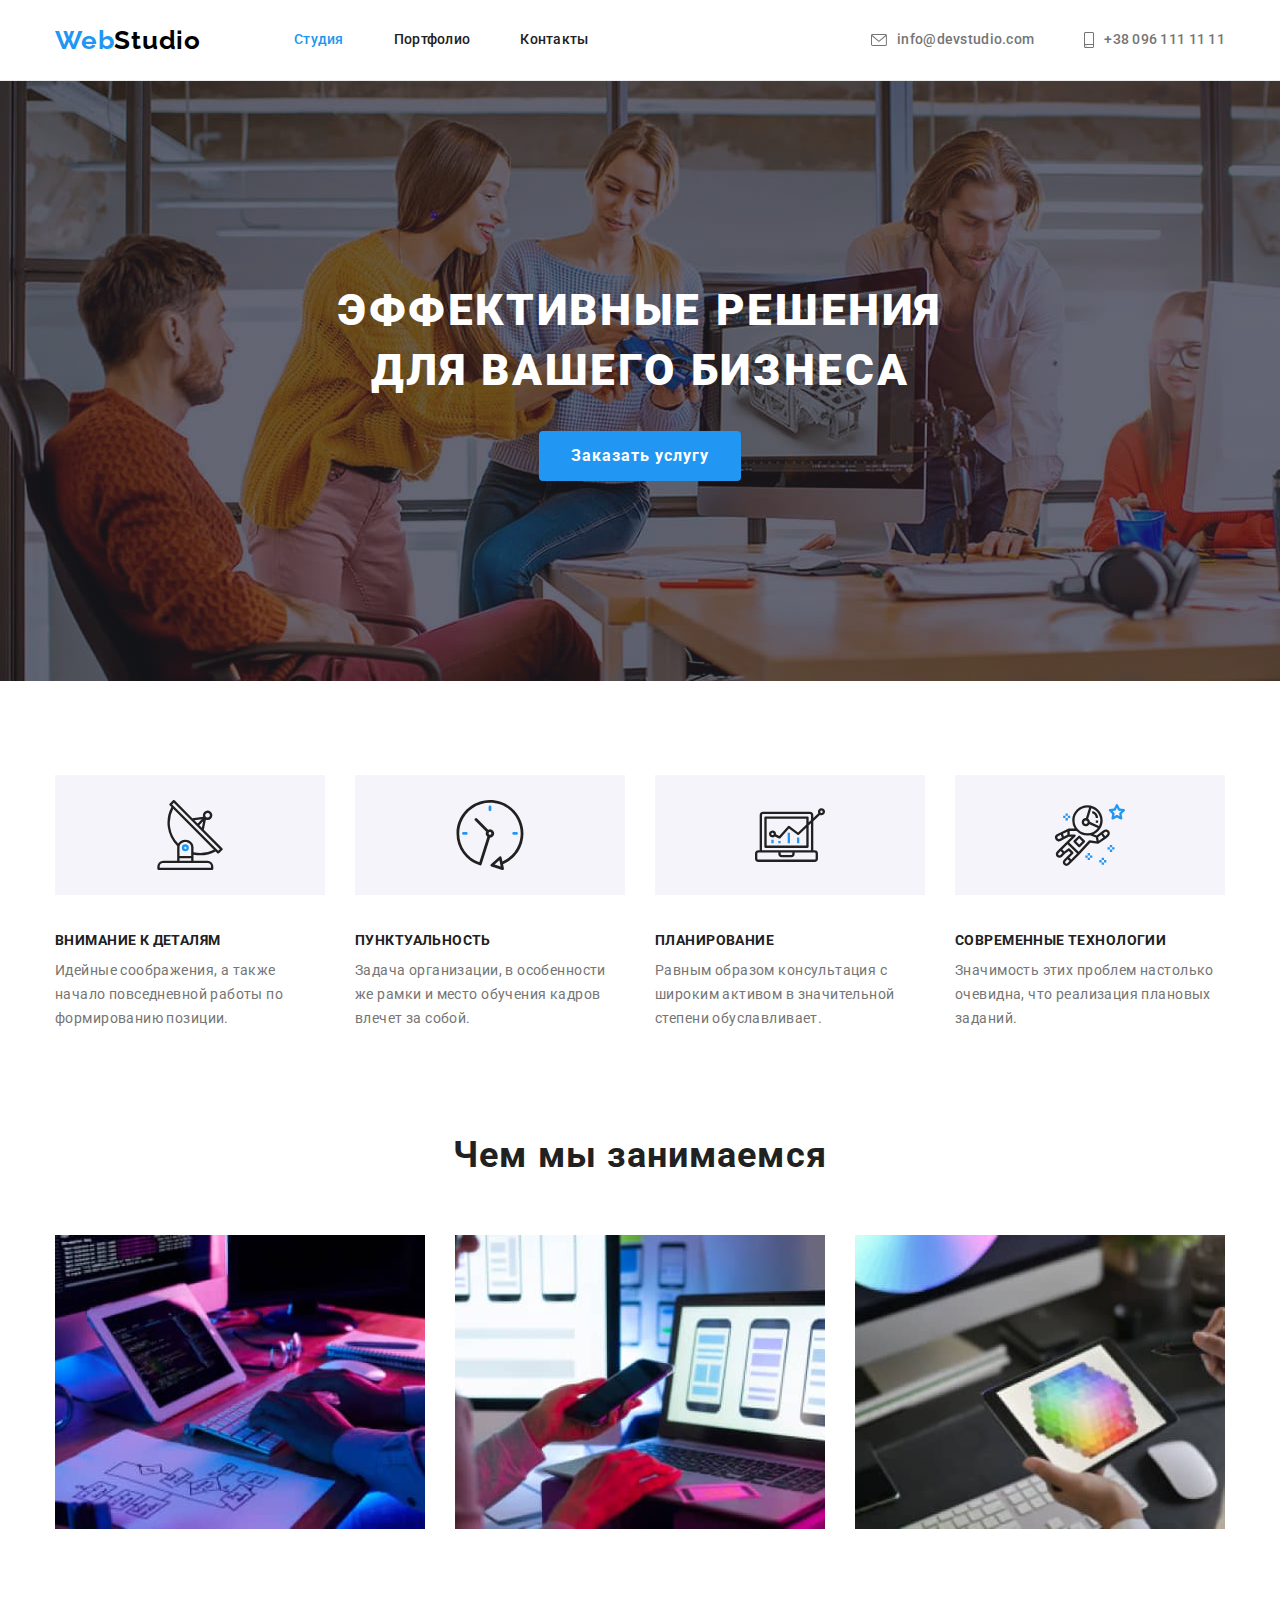
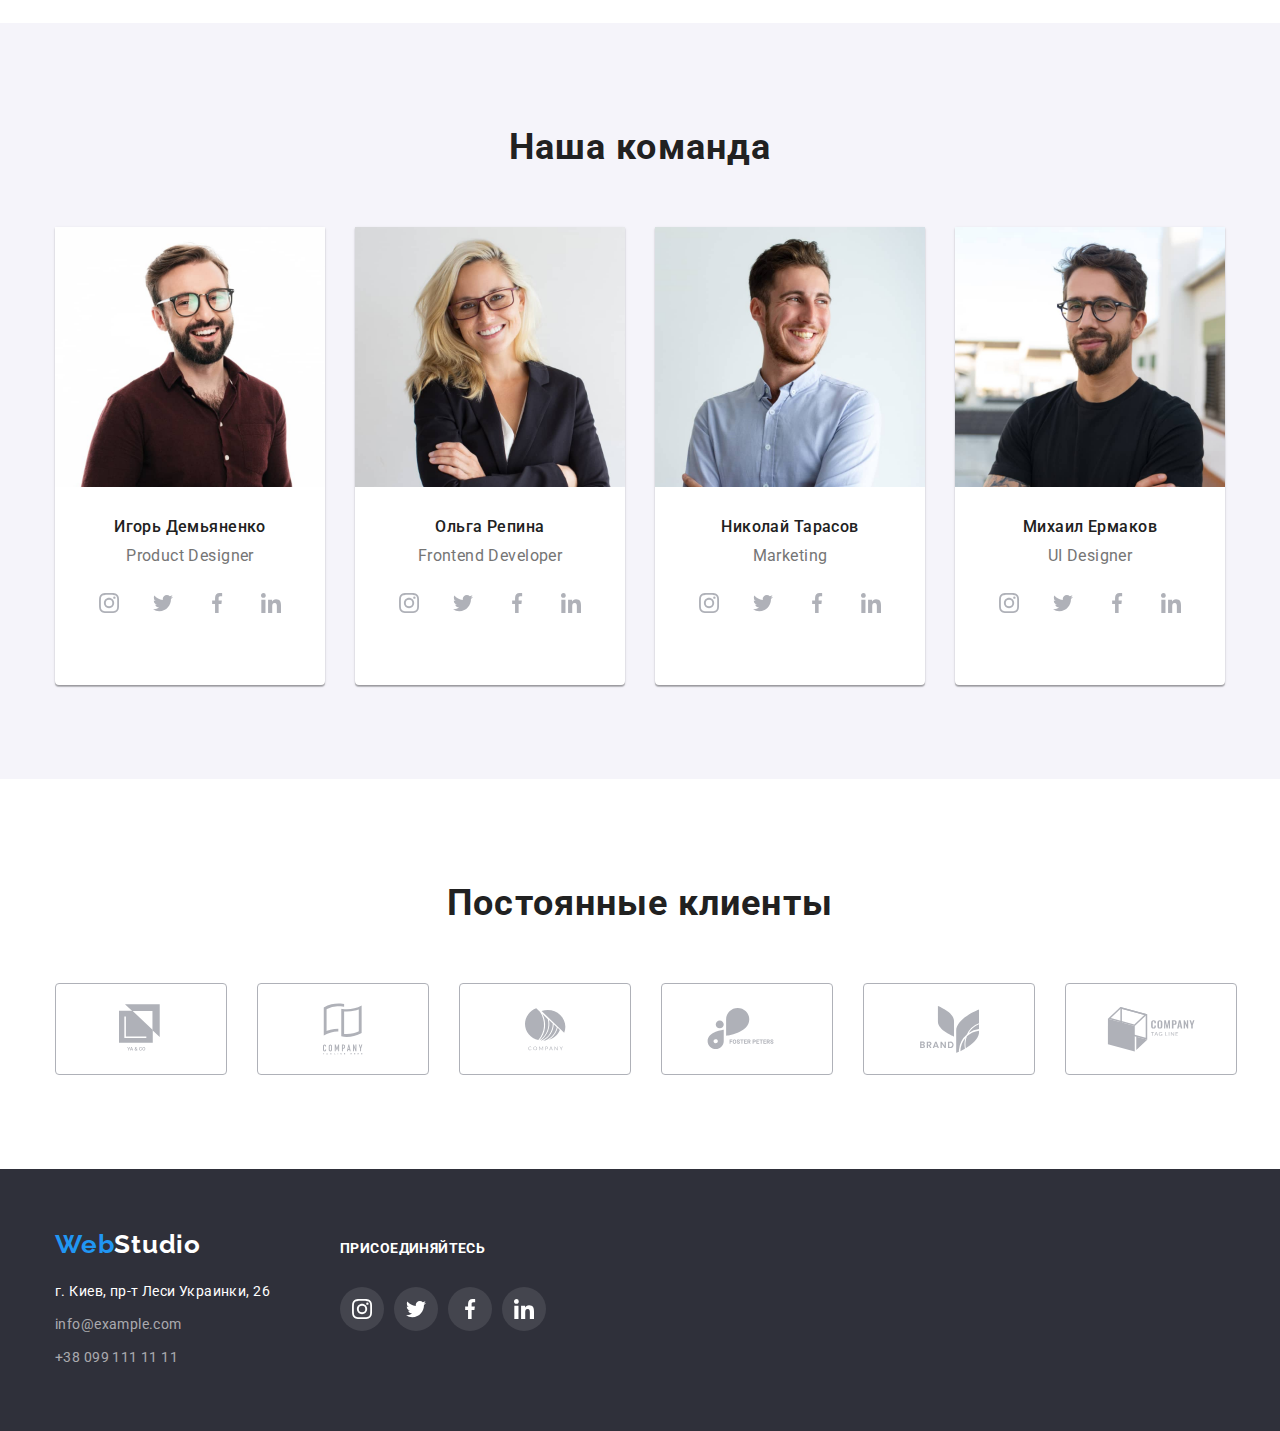
<file: index.html>
<!DOCTYPE html>
<html lang="ru">
<head>
    <meta charset="UTF-8">
    <meta http-equiv="X-UA-Compatible" content="IE=edge">
    <meta name="viewport" content="width=device-width, initial-scale=1.0">
    <title>Студия</title>
    <link rel="preconnect" href="https://fonts.gstatic.com">
    <link href="https://fonts.googleapis.com/css2?family=Raleway:wght@700&family=Roboto:wght@400;500;700;900&display=swap"
        rel="stylesheet">
    <link rel="stylesheet" href="https://cdnjs.cloudflare.com/ajax/libs/modern-normalize/0.2.0/modern-normalize.min.css">
    <link rel="stylesheet" href="./css/styles.css">
</head>
<body class="main-container">
    <!-- Шапка -->
    <header class="header">
        <div class="container header-content">
            <nav class="main-nav">
                <a class="link logo" href="index.html" lang="en">Web<span class="logo-header">Studio</span></a>
    
                <ul class="list site-nav">
                    <li class="item"><a class="link current" href="./index.html">Студия</a></li>
                    <li class="item"><a class="link" href="./portfolio.html">Портфолио</a></li>
                    <li class="item"><a class="link" href="">Контакты</a></li>
                </ul>
            </nav>
    
            <ul class="list contacts">
                <li class="item">
                    <a class="link contact-link" href="mailto:info@devstudio.com"> 
                        <svg class="contact-icon icon-envelope" width="16" height="12" >
                            <use href="./images/icons/symbol-defs-optimized.svg#icon-envelope"></use>
                        </svg> info@devstudio.com
                    </a></li>
                <li class="item">
                    <a class="link contact-link" href="tel:+380961111111">
                        <svg class="contact-icon icon-smartphone" width="10" height="16">
                            <use href="./images/icons/symbol-defs-optimized.svg#icon-smartphone"></use>
                        </svg>+38 096 111 11 11
                    </a></li>
            </ul>
        </div>
    </header>
    <main>
        <!--  Герой -->
        <section class="section hero-section" >
            <div class="container hero-content">
                <h1 class="hero-title">Эффективные решения для вашего бизнеса</h1>
                <button class="hero-button" type="button">Заказать услугу</button>
            </div>           
        </section>
        <!-- Особенности компании -->
        <section class="section features-section">
            <div class="container">
                <h2 class="visually-hidden">Наши особенности</h2>
                <ul class="list features-list">
                    <li class="item">
                        <svg  class="features-icon">
                                <use href="./images/icons/symbol-defs-optimized.svg#icon-antenna"></use>
                        </svg>                     
                        <h3 class="features-header">Внимание к деталям</h3>
                        <p>Идейные соображения, а также начало повседневной работы по формированию позиции.</p>
                    </li>
                    <li class="item">
                        <svg  class="features-icon">
                                <use href="./images/icons/symbol-defs-optimized.svg#icon-clock"></use>
                        </svg>
                        <h3 class="features-header">Пунктуальность</h3>
                        <p>Задача организации, в особенности же рамки и место обучения кадров влечет за собой.</p>
                    </li>
                    <li class="item">
                        <svg class="features-icon">
                                <use href="./images/icons/symbol-defs-optimized.svg#icon-diagram"></use>
                        </svg>
                        <h3 class="features-header">Планирование</h3>
                        <p>Равным образом консультация с широким активом в значительной степени обуславливает.</p>
                    </li>
                    <li class="item">                      
                        <svg class="features-icon">
                                <use href="./images/icons/symbol-defs-optimized.svg#icon-astronaut"></use>
                        </svg>
                       
                        <h3 class="features-header">Современные технологии</h3>
                        <p>Значимость этих проблем настолько очевидна, что реализация плановых заданий.</p>
                    </li>
                </ul>
            </div>            
        </section>
        <!-- Направления работы -->
        <section class=" section directions-section">
            <div class="container">
                <h2 class="section-title">Чем мы занимаемся</h2>
                <ul class="list directions-list">
                    <li class="item"><img src="./images/tablet.jpg" alt="разработка схемы" width="370"></li>
                    <li class="item"><img src="./images/phone.jpg" alt="разработка мобильной версии" width="370"></li>
                    <li class="item"><img src="./images/colours.jpg" alt="подбор цветовой гаммы" width="370"></li>
                </ul>
            </div>          
        </section>
        <!-- Наша команда -->
        <section class=" section team-section">
            <div class="container">
                <h2 class="section-title">Наша команда</h2>
                <ul class="list team-list">
                    <li class="item">
                        <img src="./images/productdesigner.jpg" alt="Игорь Демьяненко" width="270">
                        <div class="team-content">
                            <h3 class="team-name">Игорь Демьяненко</h3>
                            <p lang="en">Product Designer</p>
                            <ul class="social-list">
                                <li class="social-item"><a class="social-link" href=""> 
                                    <svg class="social-icon" width="20" height="20" >
                                        <use href="./images/icons/symbol-defs-optimized.svg#icon-instagram"></use>
                                    </svg>
                                </a></li>
                                <li class="social-item"><a class="social-link" href="">
                                    <svg class="social-icon" width="20" height="20">
                                        <use href="./images/icons/symbol-defs-optimized.svg#icon-twitter"></use>
                                    </svg>
                                </a></li>
                                <li class="social-item"><a class="social-link" href="">
                                    <svg class="social-icon" width="20" height="20">
                                        <use href="./images/icons/symbol-defs-optimized.svg#icon-facebook"></use>
                                    </svg>
                                </a></li>
                                <li class="social-item"><a class="social-link" href="">
                                    <svg class="social-icon" width="20" height="20">
                                        <use href="./images/icons/symbol-defs-optimized.svg#icon-linkedin"></use>
                                    </svg>
                                </a></li>
                            </ul>
                        </div>
                    </li>

                    <li class="item">
                        <img src="./images/developer.jpg" alt="Ольга Репина" width="270">
                        <div class="team-content">
                            <h3 class="team-name">Ольга Репина</h3>
                            <p lang="en">Frontend Developer</p>
                            <ul class="social-list">
                                <li class="social-item"><a class="social-link" href="">
                                        <svg class="social-icon" width="20" height="20">
                                            <use href="./images/icons/symbol-defs-optimized.svg#icon-instagram"></use>
                                        </svg>
                                    </a></li>
                                <li class="social-item"><a class="social-link" href="">
                                        <svg class="social-icon" width="20" height="20">
                                            <use href="./images/icons/symbol-defs-optimized.svg#icon-twitter"></use>
                                        </svg>
                                    </a></li>
                                <li class="social-item"><a class="social-link" href="">
                                        <svg class="social-icon" width="20" height="20">
                                            <use href="./images/icons/symbol-defs-optimized.svg#icon-facebook"></use>
                                        </svg>
                                    </a></li>
                                <li class="social-item"><a class="social-link" href="">
                                        <svg class="social-icon" width="20" height="20">
                                            <use href="./images/icons/symbol-defs-optimized.svg#icon-linkedin"></use>
                                        </svg>
                                    </a></li>
                            </ul>
                        </div>                       
                    </li>

                    <li class="item"><img src="./images/marketing.jpg" alt="Николай Тарасов" width="270">
                        <div class="team-content">
                            <h3 class="team-name">Николай Тарасов</h3>
                            <p lang="en">Marketing</p>
                            <ul class="social-list">
                                <li class="social-item"><a class="social-link" href="">
                                        <svg class="social-icon" width="20" height="20">
                                            <use href="./images/icons/symbol-defs-optimized.svg#icon-instagram"></use>
                                        </svg>
                                    </a></li>
                                <li class="social-item"><a class="social-link" href="">
                                        <svg class="social-icon" width="20" height="20">
                                            <use href="./images/icons/symbol-defs-optimized.svg#icon-twitter"></use>
                                        </svg>
                                    </a></li>
                                <li class="social-item"><a class="social-link" href="">
                                        <svg class="social-icon" width="20" height="20">
                                            <use href="./images/icons/symbol-defs-optimized.svg#icon-facebook"></use>
                                        </svg>
                                    </a></li>
                                <li class="social-item"><a class="social-link" href="">
                                        <svg class="social-icon" width="20" height="20">
                                            <use href="./images/icons/symbol-defs-optimized.svg#icon-linkedin"></use>
                                        </svg>
                                    </a></li>
                            </ul>
                        </div>                       
                    </li>

                    <li class="item">
                        <img src="./images/uidesigner.jpg" alt="Михаил Ермаков" width="270">
                        <div class="team-content">
                            <h3 class="team-name">Михаил Ермаков</h3>
                            <p lang="en">UI Designer</p>
                            <ul class="social-list">
                                <li class="social-item"><a class="social-link" href="">
                                        <svg class="social-icon" width="20" height="20">
                                            <use href="./images/icons/symbol-defs-optimized.svg#icon-instagram"></use>
                                        </svg>
                                    </a></li>
                                <li class="social-item"><a class="social-link" href="">
                                        <svg class="social-icon" width="20" height="20">
                                            <use href="./images/icons/symbol-defs-optimized.svg#icon-twitter"></use>
                                        </svg>
                                    </a></li>
                                <li class="social-item"><a class="social-link" href="">
                                        <svg class="social-icon" width="20" height="20">
                                            <use href="./images/icons/symbol-defs-optimized.svg#icon-facebook"></use>
                                        </svg>
                                    </a></li>
                                <li class="social-item"><a class="social-link" href="">
                                        <svg class="social-icon" width="20" height="20">
                                            <use href="./images/icons/symbol-defs-optimized.svg#icon-linkedin"></use>
                                        </svg>
                                    </a></li>
                            </ul>
                        </div>                       
                    </li>
                </ul>
            </div>           
        </section>
        <!-- Клиенты -->
        <section class="section clients-section">
            <div class="container">
                <h2 class="section-title">Постоянные клиенты</h2>
                <ul class="list clients-list">
                    <li class="clients-item" >
                        <a class="clients-link" href="">
                          <svg class="clients-icon" width="45" height="50">
                            <use href="./images/icons/symbol-defs-optimized.svg#icon-logo1"></use>
                          </svg>
                        </a>
                    </li>
                    <li class="clients-item" >
                        <a class="clients-link" href="">
                            <svg class="clients-icon" width="40" height="52">
                                <use href="./images/icons/symbol-defs-optimized.svg#icon-logo2"></use>
                            </svg>
                        </a>
                    </li>
                    <li class="clients-item" >
                        <a class="clients-link" href="">
                            <svg class="clients-icon" width="41" height="43">
                                <use href="./images/icons/symbol-defs-optimized.svg#icon-logo3"></use>
                            </svg>
                        </a>
                    </li>
                    <li class="clients-item" >
                        <a class="clients-link" href="">
                            <svg class="clients-icon" width="80" height="42">
                                <use href="./images/icons/symbol-defs-optimized.svg#icon-logo4"></use>
                            </svg>
                        </a>
                    </li>
                    <li class="clients-item" >
                        <a class="clients-link" href="">
                            <svg class="clients-icon" width="59" height="47">
                                <use href="./images/icons/symbol-defs-optimized.svg#icon-logo5"></use>
                            </svg>
                        </a>
                    </li>
                    <li class="clients-item" >
                        <a class="clients-link" href="">
                            <svg class="clients-icon" width="89" height="45">
                                <use href="./images/icons/symbol-defs-optimized.svg#icon-logo6"></use>
                            </svg>
                        </a>
                    </li>
                </ul>
            </div>           
        </section>
    </main>

    <!-- Подвал -->
    <footer  class="footer">
        <div class="container footer-content">
            <div class="contact-list">
                <a class="link logo" href="index.html" lang="en">Web<span class="logo-footer">Studio</span></a>
                <address class="address">г. Киев, пр-т Леси Украинки, 26</address>
                <ul class="list footer-contacts">
                    <li class="contact-item"><a class="link" href="mailto:info@example.com">info@example.com</a></li>
                    <li class="contact-item"><a class="link" href="tel:+380991111111">+38 099 111 11 11</a></li>
                </ul>
            </div>
            <div class="footer-socials">
                <h2 class="social-title">присоединяйтесь</h2>
                <ul class="social-list">
                    <li class="social-item">
                        <a class="social-link" href="">
                            <svg class="footer-icon" width="20" height="20">
                                <use href="./images/icons/symbol-defs-optimized.svg#icon-instagram"></use>
                            </svg>
                        </a>
                    </li>
                    <li class="social-item">
                        <a class="social-link" href="">
                            <svg class="footer-icon" width="20" height="20">
                                <use href="./images/icons/symbol-defs-optimized.svg#icon-twitter"></use>
                            </svg>
                        </a>
                    </li>
                    <li class="social-item">
                        <a class="social-link" href="">
                            <svg class="footer-icon" width="20" height="20">
                                <use href="./images/icons/symbol-defs-optimized.svg#icon-facebook"></use>
                            </svg>
                        </a>
                    </li>
                    <li class="social-item">
                        <a  class="social-link" href="">
                            <svg class="footer-icon" width="20" height="20">
                                <use href="./images/icons/symbol-defs-optimized.svg#icon-linkedin"></use>
                            </svg>
                        </a>
                    </li>
                </ul>
            </div>           
        </div>         
    </footer>
</body>
</html>
</file>
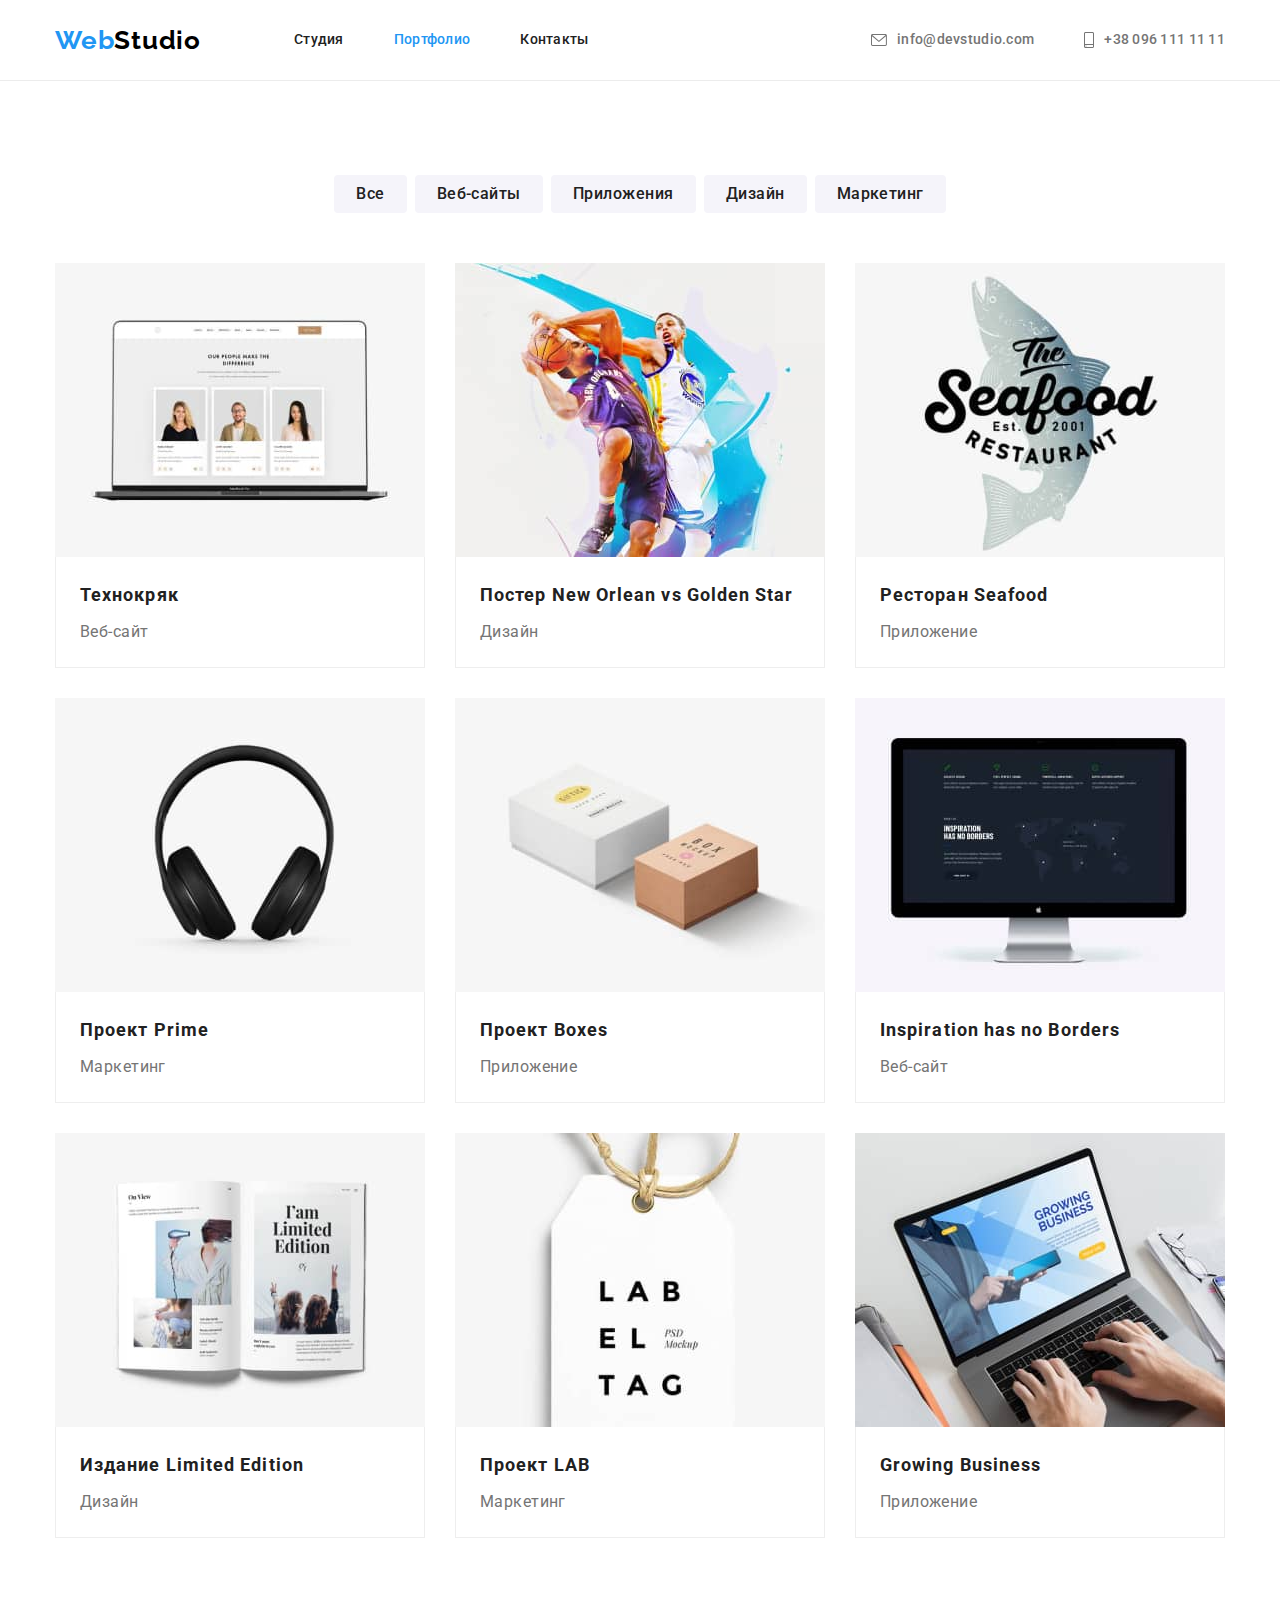
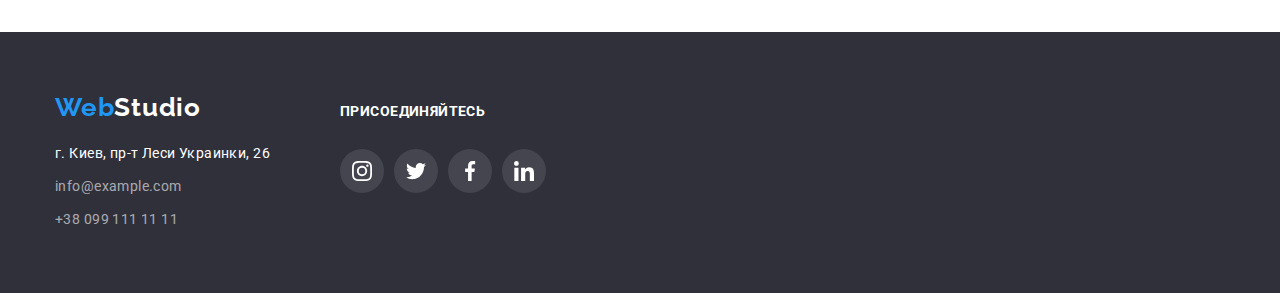
<file: portfolio.html>
<!DOCTYPE html>
<html lang="ru">

<head>
    <meta charset="UTF-8">
    <meta http-equiv="X-UA-Compatible" content="IE=edge">
    <meta name="viewport" content="width=device-width, initial-scale=1.0">
    <title>Портфолио</title>
    <link rel="preconnect" href="https://fonts.gstatic.com">
    <link href="https://fonts.googleapis.com/css2?family=Raleway:wght@700&family=Roboto:wght@400;500;700;900&display=swap"
        rel="stylesheet">
    <link rel="stylesheet"
        href="https://cdnjs.cloudflare.com/ajax/libs/modern-normalize/0.2.0/modern-normalize.min.css">
    <link rel="stylesheet" href="./css/styles.css">
</head>

<body>
    <!-- Шапка -->
    <header class="header" >
        <div class="container header-content">
            <nav class="main-nav">
                <a class="link logo" href="index.html" lang="en">Web<span class="logo-header">Studio</span></a>
            
                <ul class="list site-nav">
                    <li class="item"><a class="link" href="./index.html">Студия</a></li>
                    <li class="item"><a class="link current" href="./portfolio.html">Портфолио</a></li>
                    <li class="item"><a class="link" href="">Контакты</a></li>
                </ul>
            </nav>
            
            <ul class="list contacts">
                <li class="item">
                    <a class="link contact-link" href="mailto:info@devstudio.com">
                        <svg class="contact-icon icon-envelope" width="16" height="12">
                            <use href="./images/icons/symbol-defs-optimized.svg#icon-envelope"></use>
                        </svg> info@devstudio.com
                    </a>
                </li>
                <li class="item">
                    <a class="link contact-link" href="tel:+380961111111">
                        <svg class="contact-icon icon-smartphone" width="10" height="16">
                            <use href="./images/icons/symbol-defs-optimized.svg#icon-smartphone"></use>
                        </svg>+38 096 111 11 11
                    </a>
                </li>
            </ul>
        </div>   
    </header>

    <!-- Наполнение -->
    <main>
        <section class="section">
            <div class="container">
                <h1 class="visually-hidden">Портфолио компании</h1>
                <ul class="list filter-list">
                    <li class="item"><button class="button" type="button">Все</button></li>
                    <li class="item"><button class="button" type="button">Веб-сайты</button></li>
                    <li class="item"><button class="button" type="button">Приложения</button></li>
                    <li class="item"><button class="button" type="button">Дизайн</button></li>
                    <li class="item"><button class="button" type="button">Маркетинг</button></li>
                </ul>
                
                <ul class="list portfolio-list">
                    <li class="item">
                        <a class="link" href="" target="_blank"> <img src="./images/portfolio/img1.jpg" alt="Веб-сайт" width="370">
                            <div class="card-content">
                                <h2 class="portfolio-name">Технокряк</h2>
                                <p>Веб-сайт</p>
                            </div>
                        </a>
                    </li>
                    <li class="item">
                        <a class="link" href="" target="_blank"> <img src="./images/portfolio/img2.jpg" alt="Дизайн" width="370">
                            <div class="card-content">
                                <h2 class="portfolio-name">Постер New Orlean vs Golden Star</h2>
                                <p>Дизайн</p>
                            </div>
                        </a>
                    </li>
                    <li class="item">
                        <a class="link" href="" target="_blank"> <img src="./images/portfolio/img3.jpg" alt="Приложениие" width="370">
                            <div class="card-content">
                                <h2 class="portfolio-name">Ресторан Seafood</h2>
                                <p>Приложение</p>
                            </div>
                        </a>
                    </li>
                    <li class="item">
                        <a class="link" href="" target="_blank"> <img src="./images/portfolio/img4.jpg" alt="Маркетинг" width="370">
                            <div class="card-content">
                                <h2 class="portfolio-name">Проект Prime</h2>
                                <p>Маркетинг</p>
                            </div>
                        </a>
                    </li>
                    <li class="item">
                        <a class="link" href="" target="_blank"> <img src="./images/portfolio/img5.jpg" alt="Приложение" width="370">
                            <div class="card-content">
                                <h2 class="portfolio-name">Проект Boxes</h2>
                                <p>Приложение</p>
                            </div>
                        </a>
                    </li>
                    <li class="item">
                        <a class="link" href="" target="_blank"> <img src="./images/portfolio/img6.jpg" alt="Веб-сайт" width="370">
                            <div class="card-content">
                                <h2 class="portfolio-name">Inspiration has no Borders</h2>
                                <p>Веб-сайт</p>
                            </div>
                        </a>
                    </li>
                    <li class="item">
                        <a class="link" href="" target="_blank"> <img src="./images/portfolio/img7.jpg" alt="Дизайн" width="370">
                            <div class="card-content">
                                <h2 class="portfolio-name">Издание Limited Edition</h2>
                                <p>Дизайн</p>
                            </div>
                        </a>
                    </li>
                    <li class="item">
                        <a class="link" href="" target="_blank"> <img src="./images/portfolio/img8.jpg" alt="Маркетинг" width="370">
                            <div class="card-content">
                                <h2 class="portfolio-name">Проект LAB</h2>
                                <p>Маркетинг</p>
                            </div>
                        </a>
                    </li>
                    <li class="item">
                        <a class="link" href="" target="_blank"> <img src="./images/portfolio/img9.jpg" alt="Приложение" width="370">
                            <div class="card-content">
                                <h2 class="portfolio-name">Growing Business</h2>
                                <p>Приложение</p>
                            </div>
                        </a>
                    </li>
                </ul>
            </div>          
        </section>
    </main>

    <!-- Подвал -->
    <footer class="footer">
        <div class="container footer-content">
            <div class="contact-list">
                <a class="link logo" href="index.html" lang="en">Web<span class="logo-footer">Studio</span></a>
                <address class="address">г. Киев, пр-т Леси Украинки, 26</address>
                <ul class="list footer-contacts">
                    <li class="contact-item"><a class="link" href="mailto:info@example.com">info@example.com</a></li>
                    <li class="contact-item"><a class="link" href="tel:+380991111111">+38 099 111 11 11</a></li>
                </ul>
            </div>
            <div class="footer-socials">
                <h2 class="social-title">присоединяйтесь</h2>
                <ul class="social-list">
                    <li class="social-item">
                        <a class="social-link" href="">
                            <svg class="footer-icon" width="20" height="20">
                                <use href="./images/icons/symbol-defs-optimized.svg#icon-instagram"></use>
                            </svg>
                        </a>
                    </li>
                    <li class="social-item">
                        <a class="social-link" href="">
                            <svg class="footer-icon" width="20" height="20">
                                <use href="./images/icons/symbol-defs-optimized.svg#icon-twitter"></use>
                            </svg>
                        </a>
                    </li>
                    <li class="social-item">
                        <a class="social-link" href="">
                            <svg class="footer-icon" width="20" height="20">
                                <use href="./images/icons/symbol-defs-optimized.svg#icon-facebook"></use>
                            </svg>
                        </a>
                    </li>
                    <li class="social-item">
                        <a class="social-link" href="">
                            <svg class="footer-icon" width="20" height="20">
                                <use href="./images/icons/symbol-defs-optimized.svg#icon-linkedin"></use>
                            </svg>
                        </a>
                    </li>
                </ul>
            </div>
        </div>
    </footer>
</body>

</html>
</file>
<file: css/styles.css>
:root {
  --main-text-color: #757575;
  --title-color: #212121;
  --accent-color: #2196f3;
  --hero-text-color: #ffffff;
  --team-bg-color: #f5f4fa;
  --footer-bg-color: #2f303a;
  --icon-color: #afb1b8;
  --main-font: 'Roboto', sans-serif;
  --logo-font: 'Raleway', sans-serif;
}

body {
  font-family: var(--main-font);
  font-weight: 400;
  font-size: 14px;
  line-height: 1.71;
  letter-spacing: 0.03em;
  color: var(--main-text-color);
}

.container {
  width: 1200px;
  padding-right: 15px;
  padding-left: 15px;
  margin: 0 auto;
}

h1,
h2,
h3,
h4,
h5,
p {
  margin-top: 0;
  margin-bottom: 0;
}

.link {
  text-decoration: none;
  color: inherit;
}
.list {
  list-style: none;
  padding-left: 0;
  margin: 0;
}

img {
  display: block;
  max-width: 100%;
  height: auto;
}

.section {
  padding-top: 94px;
  padding-bottom: 94px;
}

/* Шапка */

.header {
  border-bottom: 1px solid #ececec;
  background-color: var(--hero-text-color);
}
.logo {
  font-family: var(--logo-font);
  font-weight: 700;
  font-size: 26px;
  line-height: 1.19;
  letter-spacing: 0.03em;
  color: var(--accent-color);
}
.logo-header {
  color: #000000;
}

.header-content {
  display: flex;
  align-items: center;
  justify-content: space-between;
}

.site-nav {
  display: flex;
}
.site-nav .item:not(:last-child) {
  margin-right: 50px;
}

.site-nav .link {
  display: block;
  padding-top: 32px;
  padding-bottom: 32px;

  font-weight: 500;
  font-size: 14px;
  line-height: 1.14;
  letter-spacing: 0.02em;
  color: var(--title-color);
}
.site-nav .current {
  color: var(--accent-color);
}

.main-nav {
  display: flex;
  align-items: center;
}

.main-nav .logo {
  display: block;
  margin-right: 93px;
}

.contacts {
  display: flex;
}

.contacts .item:not(:last-child) {
  margin-right: 50px;
}

.contacts .link {
  font-weight: 500;
  line-height: 1.14;
  letter-spacing: 0.02em;
  fill: var(--main-text-color);
}

.contact-icon {
  margin-right: 10px;
}

.header .link:hover,
.header .link:focus {
  color: var(--accent-color);
  fill: var(--accent-color);
}

.contact-link:focus,
.contact-link:hover {
  fill: var(--accent-color);
}

.contact-link {
  display: flex;
  align-items: center;
}

/* Герой */

.hero-section {
  text-align: center;
  padding-bottom: 200px;
  padding-top: 200px;

  max-width: 1600px;
  height: 600px;
  background-color: #2f303a;
  background-image: linear-gradient(to right, rgba(47, 48, 58, 0.4), rgba(47, 48, 58, 0.4)), url(../images/hero-bg.jpg);
}
.hero-button {
  margin-left: auto;
  margin-right: auto;
  padding: 10px 32px;
  border-radius: 4px;
  border: none;

  font-weight: 700;
  font-size: 16px;
  line-height: 1.87;
  letter-spacing: 0.06em;
  color: var(--hero-text-color);
  background-color: var(--accent-color);
  cursor: pointer;
}

.hero-button:hover,
.hero-button:focus {
  background-color: #188ce8;
}

.hero-title {
  width: 696px;
  height: auto;
  margin-left: auto;
  margin-right: auto;
  margin-bottom: 30px;

  font-weight: 900;
  font-size: 44px;
  line-height: 1.36;
  letter-spacing: 0.06em;
  text-transform: uppercase;
  color: var(--hero-text-color);
}

/* Особенности компании */

.visually-hidden {
  position: absolute !important;
  clip: rect(1px 1px 1px 1px);
  clip: rect(1px, 1px, 1px, 1px);
  padding: 0 !important;
  border: 0 !important;
  height: 1px !important;
  width: 1px !important;
  overflow: hidden;
}

.features-section {
  padding-bottom: 0;
}
.features-list {
  display: flex;
}

.features-icon {
  width: inherit;
  height: 120px;
  padding-top: 25px;
  padding-bottom: 25px;
  margin-bottom: 30px;
  background-color: var(--team-bg-color);
}
.features-header {
  margin-bottom: 10px;
  font-size: 14px;
  font-weight: 700;
  line-height: 1.14;
  text-transform: uppercase;
  color: var(--title-color);
}

.features-list .item:not(:last-child) {
  margin-right: 30px;
}

.features-list .item {
  width: 270px;
}

.features-list p {
  margin-bottom: 0;
}

/* Направления работы */

.section-title {
  margin-bottom: 50px;

  font-weight: 700;
  font-size: 36px;
  line-height: 1.67;
  text-align: center;
  letter-spacing: 0.03em;
  color: var(--title-color);
}

.directions-list {
  display: flex;
}

.directions-list .item:not(:last-child) {
  margin-right: 30px;
}

/* Команда */
.team-section {
  background-color: var(--team-bg-color);
}

.team-list {
  display: flex;
  font-size: 16px;
  line-height: 1.19;
  text-align: center;
}

.team-list .item {
  background-color: var(--hero-text-color);
  box-shadow: 0px 1px 3px rgba(0, 0, 0, 0.12), 0px 1px 1px rgba(0, 0, 0, 0.14), 0px 2px 1px rgba(0, 0, 0, 0.2);
  border-radius: 0px 0px 4px 4px;
}

.team-list .item:not(:last-child) {
  margin-right: 30px;
}
.team-name {
  margin-bottom: 10px;
  font-weight: 500;
  font-size: 16px;
  line-height: 1.19;
  color: var(--title-color);
}

.team-content {
  padding-top: 30px;
  padding-bottom: 30px;
}

.social-list {
  display: flex;
  list-style: none;
  padding: 0px;
  text-align: center;
  margin-left: 32px;
  margin-right: 32px;
  margin-top: 16px;
  margin-bottom: 30px;
}

.social-list .social-item:not(:last-child) {
  margin-right: 10px;
}

.social-link {
  display: block;
  height: 44px;
  width: 44px;
  padding: 12px;
  border-radius: 50%;
  fill: var(--icon-color);
}

/* Клиенты */

.clients-list {
  display: flex;
  align-items: center;
}

.clients-list .clients-item:not(:last-child) {
  margin-right: 30px;
}

.clients-link {
  display: flex;
  justify-content: center;
  align-items: center;
  width: 170px;
  height: 90px;
  fill: var(--icon-color);
}

.clients-link:hover,
.client-link:focus {
  fill: var(--accent-color);
  border: 1px solid var(--accent-color);
}

.clients-item {
  border: 1px solid var(--icon-color);
  border-radius: 4px;
}

/* Портфолио */

.filter-list {
  display: flex;
  justify-content: center;
  margin-bottom: 50px;
}
.filter-list .item:not(:last-child) {
  padding-right: 8px;
}

.button {
  padding: 6px 22px;
  border-radius: 4px;
  border: none;

  font-family: inherit;
  font-weight: 500;
  font-size: 16px;
  line-height: 1.62;
  text-align: center;
  letter-spacing: 0.03em;
  color: var(--title-color);
  background-color: var(--team-bg-color);
  cursor: pointer;
}

.button:hover,
.button:focus {
  color: var(--hero-text-color);
  background-color: var(--accent-color);
  box-shadow: 0px 3px 1px rgba(0, 0, 0, 0.1), 0px 1px 2px rgba(0, 0, 0, 0.08), 0px 2px 2px rgba(0, 0, 0, 0.12);
}

.portfolio-list {
  display: flex;
  flex-wrap: wrap;
  font-size: 16px;
  line-height: 1.87;
  margin-left: -30px;
  margin-top: -30px;
}

.portfolio-list .item {
  flex-basis: calc(100% / 3 - 30px);
  margin-left: 30px;
  margin-top: 30px;
}
.portfolio-list .item:focus,
.portfolio-list .item:hover {
  box-shadow: 0px 1px 1px rgba(0, 0, 0, 0.12), 0px 4px 4px rgba(0, 0, 0, 0.06), 1px 4px 6px rgba(0, 0, 0, 0.16);
}

.card-content {
  padding: 20px 24px;
  border: 1px solid #eeeeee;
  border-top: none;
}
.portfolio-name {
  margin-bottom: 4px;
  font-weight: 700;
  font-size: 18px;
  line-height: 2;
  letter-spacing: 0.06em;
  color: var(--title-color);
}

/* Футер */
.footer {
  background-color: var(--footer-bg-color);
}

.footer-content {
  display: flex;
}

.footer-content .contact-list {
  margin-right: 70px;
  padding-top: 60px;
  padding-bottom: 60px;
}

.footer-socials .social-list {
  margin: 0px;
}

.footer-socials .social-link {
  fill: var(--hero-text-color);
  background-color: rgba(255, 255, 255, 0.1);
}

.social-link:hover,
.social-link:focus {
  background-color: var(--accent-color);
  fill: var(--hero-text-color);
}

.social-title {
  margin-bottom: 30px;
  font-family: inherit;
  font-size: inherit;
  font-weight: 700;
  line-height: 1.14;
  letter-spacing: 0.03em;
  text-transform: uppercase;
  color: var(--hero-text-color);
}

.footer-socials {
  padding-top: 72px;
  padding-bottom: 100px;
}

.footer-content .logo {
  display: block;
  margin-bottom: 20px;
}
.address {
  margin-bottom: 9px;
  font-style: normal;
  color: var(--hero-text-color);
}
.footer-contacts .contact-item {
  color: rgba(255, 255, 255, 0.6);
}
.footer-contacts .link:hover,
.footer-contacts .link:focus {
  color: var(--accent-color);
}

.footer-contacts .contact-item:not(:last-child) {
  margin-bottom: 9px;
}

.logo-footer {
  color: var(--hero-text-color);
}
</file>
